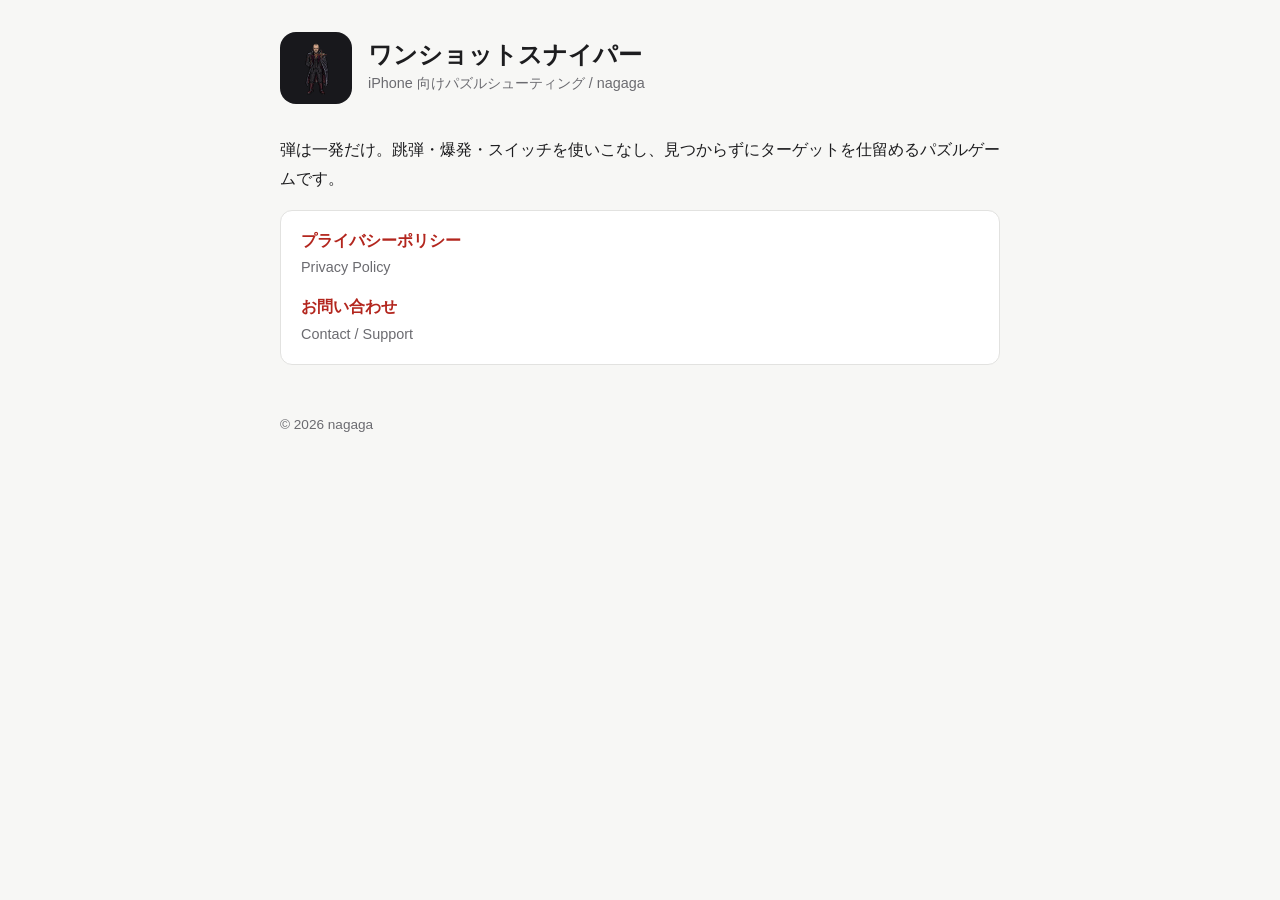
<file: index.html>
<!doctype html>
<html lang="ja">
<head>
<meta charset="utf-8">
<meta name="viewport" content="width=device-width, initial-scale=1">
<title>ワンショットスナイパー サポート</title>
<link rel="stylesheet" href="style.css">
</head>
<body>
<main>
  <header>
    <img src="icon.png" alt="">
    <div>
      <h1>ワンショットスナイパー</h1>
      <p>iPhone 向けパズルシューティング / nagaga</p>
    </div>
  </header>

  <p>弾は一発だけ。跳弾・爆発・スイッチを使いこなし、見つからずにターゲットを仕留めるパズルゲームです。</p>

  <div class="card links">
    <a href="privacy.html">プライバシーポリシー<span>Privacy Policy</span></a>
    <a href="https://docs.google.com/forms/d/e/1FAIpQLScFQOcNpt6F2x1cjO8hIiry0Pv9Hk0thvSEiuQ8zg_THcFGPQ/viewform" target="_blank" rel="noopener">お問い合わせ<span>Contact / Support</span></a>
  </div>

  <footer>&copy; 2026 nagaga</footer>
</main>
</body>
</html>
</file>
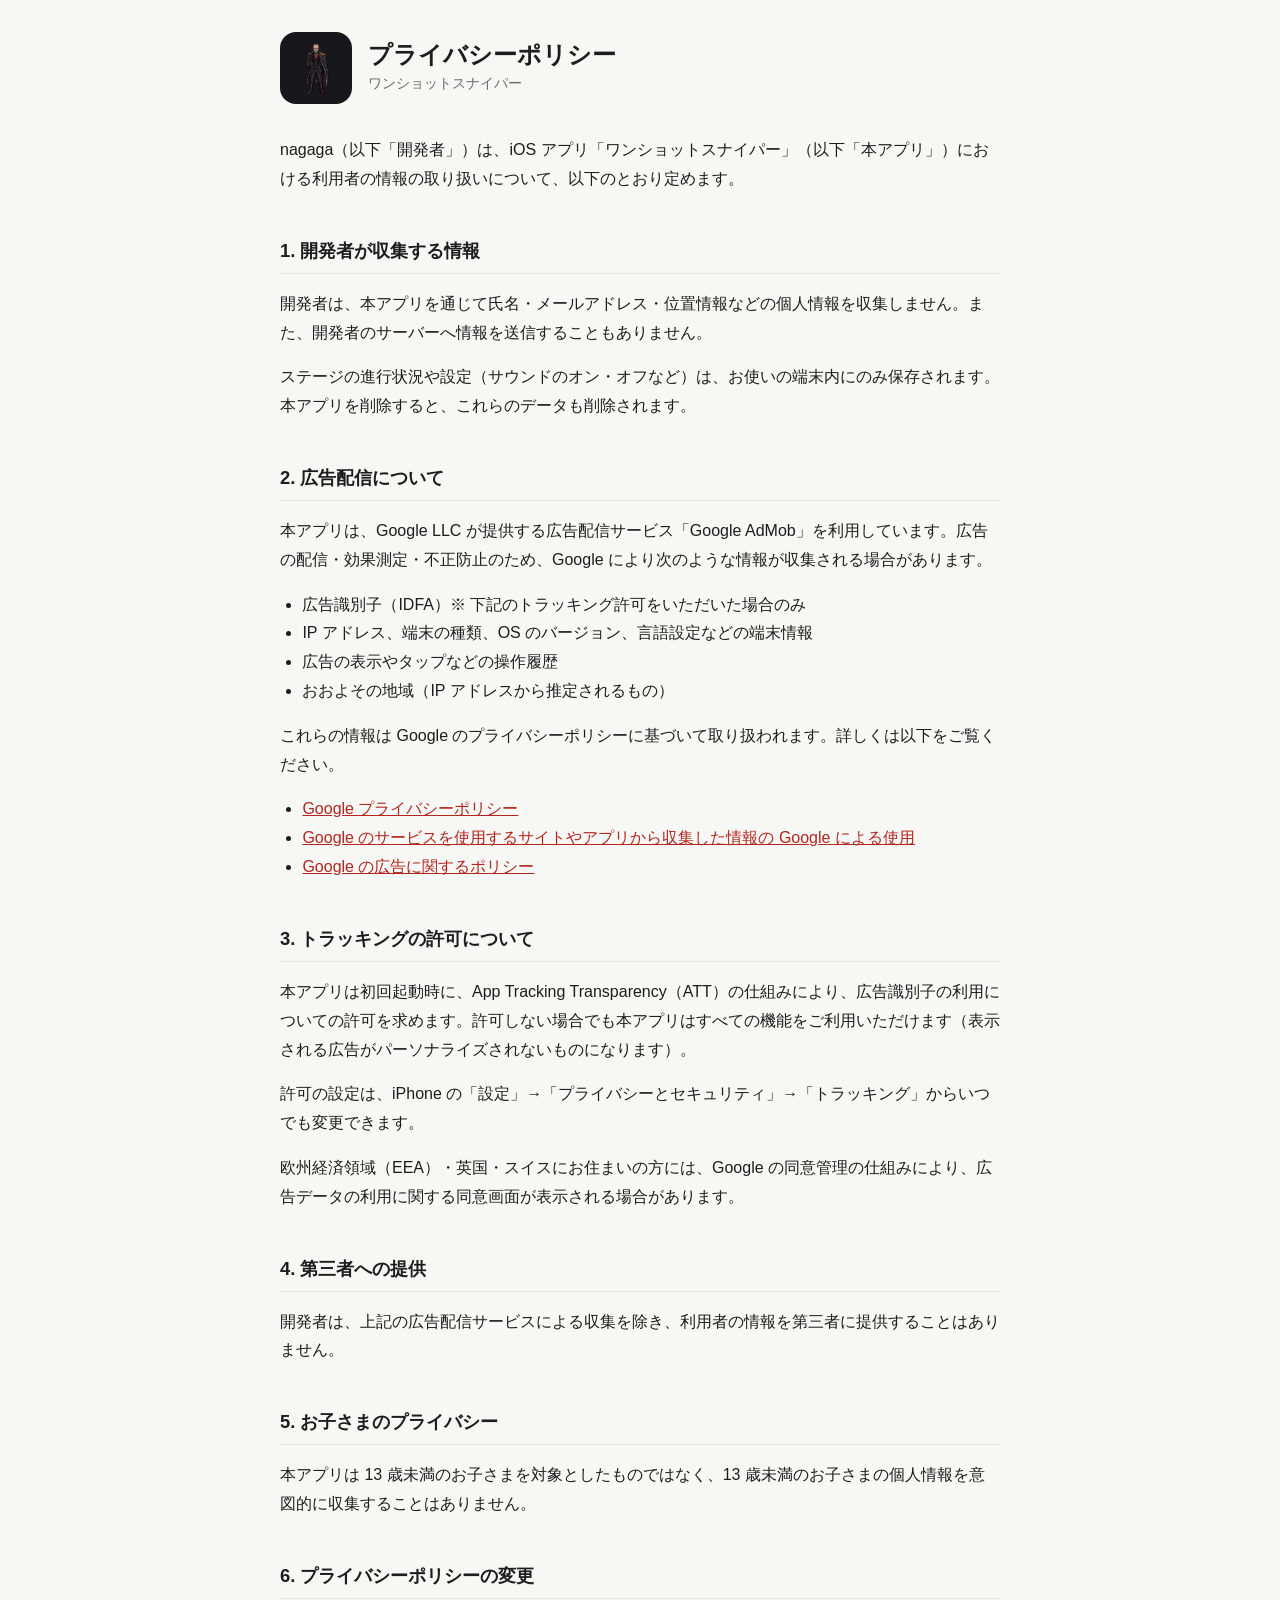
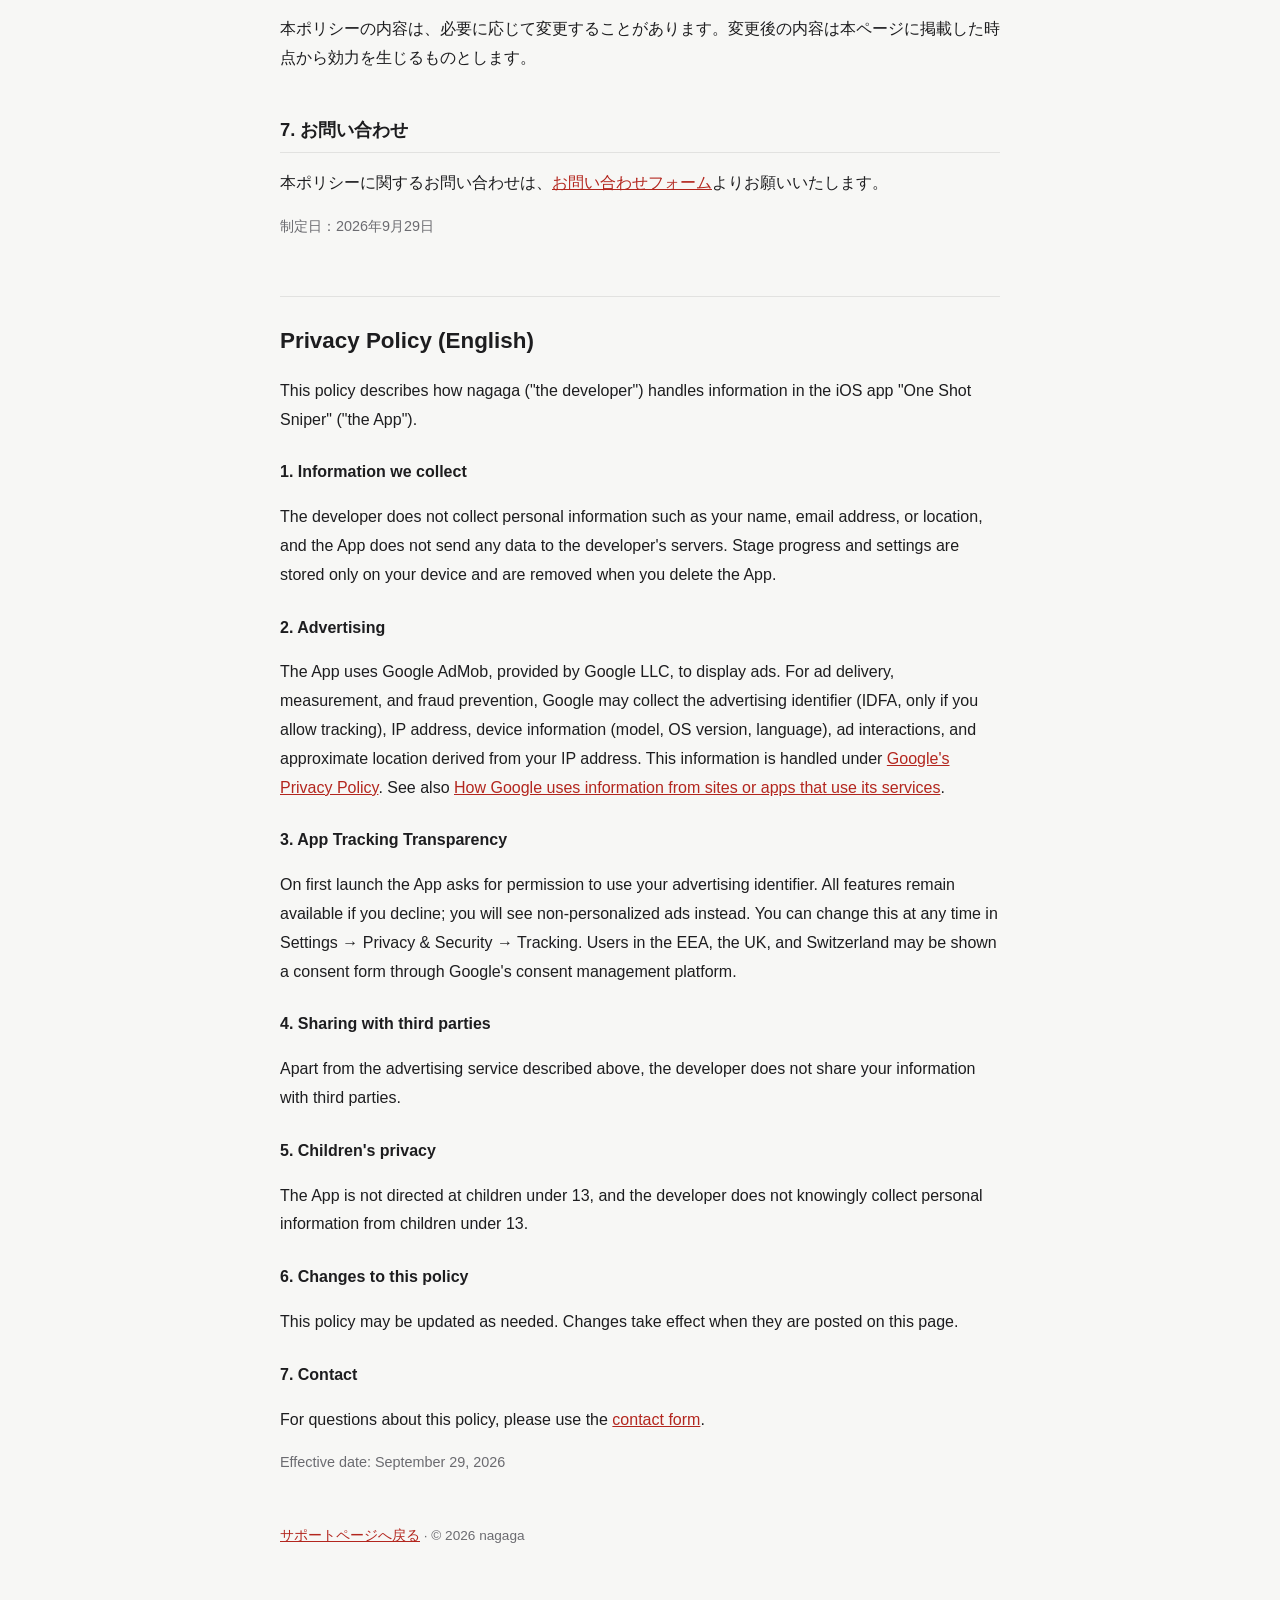
<file: privacy.html>
<!doctype html>
<html lang="ja">
<head>
<meta charset="utf-8">
<meta name="viewport" content="width=device-width, initial-scale=1">
<title>プライバシーポリシー | ワンショットスナイパー</title>
<link rel="stylesheet" href="style.css">
</head>
<body>
<main>
  <header>
    <img src="icon.png" alt="">
    <div>
      <h1>プライバシーポリシー</h1>
      <p>ワンショットスナイパー</p>
    </div>
  </header>

  <p>nagaga（以下「開発者」）は、iOS アプリ「ワンショットスナイパー」（以下「本アプリ」）における利用者の情報の取り扱いについて、以下のとおり定めます。</p>

  <h2>1. 開発者が収集する情報</h2>
  <p>開発者は、本アプリを通じて氏名・メールアドレス・位置情報などの個人情報を収集しません。また、開発者のサーバーへ情報を送信することもありません。</p>
  <p>ステージの進行状況や設定（サウンドのオン・オフなど）は、お使いの端末内にのみ保存されます。本アプリを削除すると、これらのデータも削除されます。</p>

  <h2>2. 広告配信について</h2>
  <p>本アプリは、Google LLC が提供する広告配信サービス「Google AdMob」を利用しています。広告の配信・効果測定・不正防止のため、Google により次のような情報が収集される場合があります。</p>
  <ul>
    <li>広告識別子（IDFA）※ 下記のトラッキング許可をいただいた場合のみ</li>
    <li>IP アドレス、端末の種類、OS のバージョン、言語設定などの端末情報</li>
    <li>広告の表示やタップなどの操作履歴</li>
    <li>おおよその地域（IP アドレスから推定されるもの）</li>
  </ul>
  <p>これらの情報は Google のプライバシーポリシーに基づいて取り扱われます。詳しくは以下をご覧ください。</p>
  <ul>
    <li><a href="https://policies.google.com/privacy?hl=ja" target="_blank" rel="noopener">Google プライバシーポリシー</a></li>
    <li><a href="https://policies.google.com/technologies/partner-sites?hl=ja" target="_blank" rel="noopener">Google のサービスを使用するサイトやアプリから収集した情報の Google による使用</a></li>
    <li><a href="https://policies.google.com/technologies/ads?hl=ja" target="_blank" rel="noopener">Google の広告に関するポリシー</a></li>
  </ul>

  <h2>3. トラッキングの許可について</h2>
  <p>本アプリは初回起動時に、App Tracking Transparency（ATT）の仕組みにより、広告識別子の利用についての許可を求めます。許可しない場合でも本アプリはすべての機能をご利用いただけます（表示される広告がパーソナライズされないものになります）。</p>
  <p>許可の設定は、iPhone の「設定」→「プライバシーとセキュリティ」→「トラッキング」からいつでも変更できます。</p>
  <p>欧州経済領域（EEA）・英国・スイスにお住まいの方には、Google の同意管理の仕組みにより、広告データの利用に関する同意画面が表示される場合があります。</p>

  <h2>4. 第三者への提供</h2>
  <p>開発者は、上記の広告配信サービスによる収集を除き、利用者の情報を第三者に提供することはありません。</p>

  <h2>5. お子さまのプライバシー</h2>
  <p>本アプリは 13 歳未満のお子さまを対象としたものではなく、13 歳未満のお子さまの個人情報を意図的に収集することはありません。</p>

  <h2>6. プライバシーポリシーの変更</h2>
  <p>本ポリシーの内容は、必要に応じて変更することがあります。変更後の内容は本ページに掲載した時点から効力を生じるものとします。</p>

  <h2>7. お問い合わせ</h2>
  <p>本ポリシーに関するお問い合わせは、<a href="https://docs.google.com/forms/d/e/1FAIpQLScFQOcNpt6F2x1cjO8hIiry0Pv9Hk0thvSEiuQ8zg_THcFGPQ/viewform" target="_blank" rel="noopener">お問い合わせフォーム</a>よりお願いいたします。</p>

  <p class="meta">制定日：2026年9月29日</p>

  <hr>

  <h1 lang="en" style="font-size:1.4rem">Privacy Policy (English)</h1>
  <div lang="en">
    <p>This policy describes how nagaga ("the developer") handles information in the iOS app "One Shot Sniper" ("the App").</p>

    <h3>1. Information we collect</h3>
    <p>The developer does not collect personal information such as your name, email address, or location, and the App does not send any data to the developer's servers. Stage progress and settings are stored only on your device and are removed when you delete the App.</p>

    <h3>2. Advertising</h3>
    <p>The App uses Google AdMob, provided by Google LLC, to display ads. For ad delivery, measurement, and fraud prevention, Google may collect the advertising identifier (IDFA, only if you allow tracking), IP address, device information (model, OS version, language), ad interactions, and approximate location derived from your IP address. This information is handled under <a href="https://policies.google.com/privacy" target="_blank" rel="noopener">Google's Privacy Policy</a>. See also <a href="https://policies.google.com/technologies/partner-sites" target="_blank" rel="noopener">How Google uses information from sites or apps that use its services</a>.</p>

    <h3>3. App Tracking Transparency</h3>
    <p>On first launch the App asks for permission to use your advertising identifier. All features remain available if you decline; you will see non-personalized ads instead. You can change this at any time in Settings &rarr; Privacy &amp; Security &rarr; Tracking. Users in the EEA, the UK, and Switzerland may be shown a consent form through Google's consent management platform.</p>

    <h3>4. Sharing with third parties</h3>
    <p>Apart from the advertising service described above, the developer does not share your information with third parties.</p>

    <h3>5. Children's privacy</h3>
    <p>The App is not directed at children under 13, and the developer does not knowingly collect personal information from children under 13.</p>

    <h3>6. Changes to this policy</h3>
    <p>This policy may be updated as needed. Changes take effect when they are posted on this page.</p>

    <h3>7. Contact</h3>
    <p>For questions about this policy, please use the <a href="https://docs.google.com/forms/d/e/1FAIpQLScFQOcNpt6F2x1cjO8hIiry0Pv9Hk0thvSEiuQ8zg_THcFGPQ/viewform" target="_blank" rel="noopener">contact form</a>.</p>

    <p class="meta">Effective date: September 29, 2026</p>
  </div>

  <footer><a href="./">サポートページへ戻る</a> &middot; &copy; 2026 nagaga</footer>
</main>
</body>
</html>
</file>
<file: style.css>
:root {
  --bg: #f7f7f5;
  --fg: #1d1d1f;
  --muted: #6b6b70;
  --card: #ffffff;
  --line: #e2e2e0;
  --accent: #b3261e;
  color-scheme: light;
}
@media (prefers-color-scheme: dark) {
  :root {
    --bg: #121214;
    --fg: #ececee;
    --muted: #9a9aa0;
    --card: #1c1c1f;
    --line: #2e2e33;
    --accent: #ff6b5e;
    color-scheme: dark;
  }
}
* { box-sizing: border-box; }
body {
  margin: 0;
  background: var(--bg);
  color: var(--fg);
  font-family: -apple-system, BlinkMacSystemFont, "Hiragino Sans", "Hiragino Kaku Gothic ProN", "Noto Sans JP", sans-serif;
  line-height: 1.8;
  padding: 32px 16px 64px;
}
main { max-width: 720px; margin: 0 auto; }
header { display: flex; align-items: center; gap: 16px; margin-bottom: 32px; }
header img { width: 72px; height: 72px; border-radius: 16px; }
header h1 { margin: 0; font-size: 1.5rem; line-height: 1.3; }
header p { margin: 0; color: var(--muted); font-size: 0.9rem; }
h2 { font-size: 1.15rem; margin: 40px 0 8px; padding-bottom: 6px; border-bottom: 1px solid var(--line); }
h3 { font-size: 1rem; margin: 24px 0 4px; }
a { color: var(--accent); }
ul { padding-left: 1.4em; }
.card {
  background: var(--card);
  border: 1px solid var(--line);
  border-radius: 12px;
  padding: 16px 20px;
  margin: 16px 0;
}
.links { display: grid; gap: 12px; }
.links a { display: block; text-decoration: none; font-weight: 600; }
.links span { display: block; color: var(--muted); font-weight: 400; font-size: 0.9rem; }
.meta { color: var(--muted); font-size: 0.9rem; }
hr { border: none; border-top: 1px solid var(--line); margin: 56px 0 24px; }
footer { color: var(--muted); font-size: 0.85rem; margin-top: 48px; }
</file>
